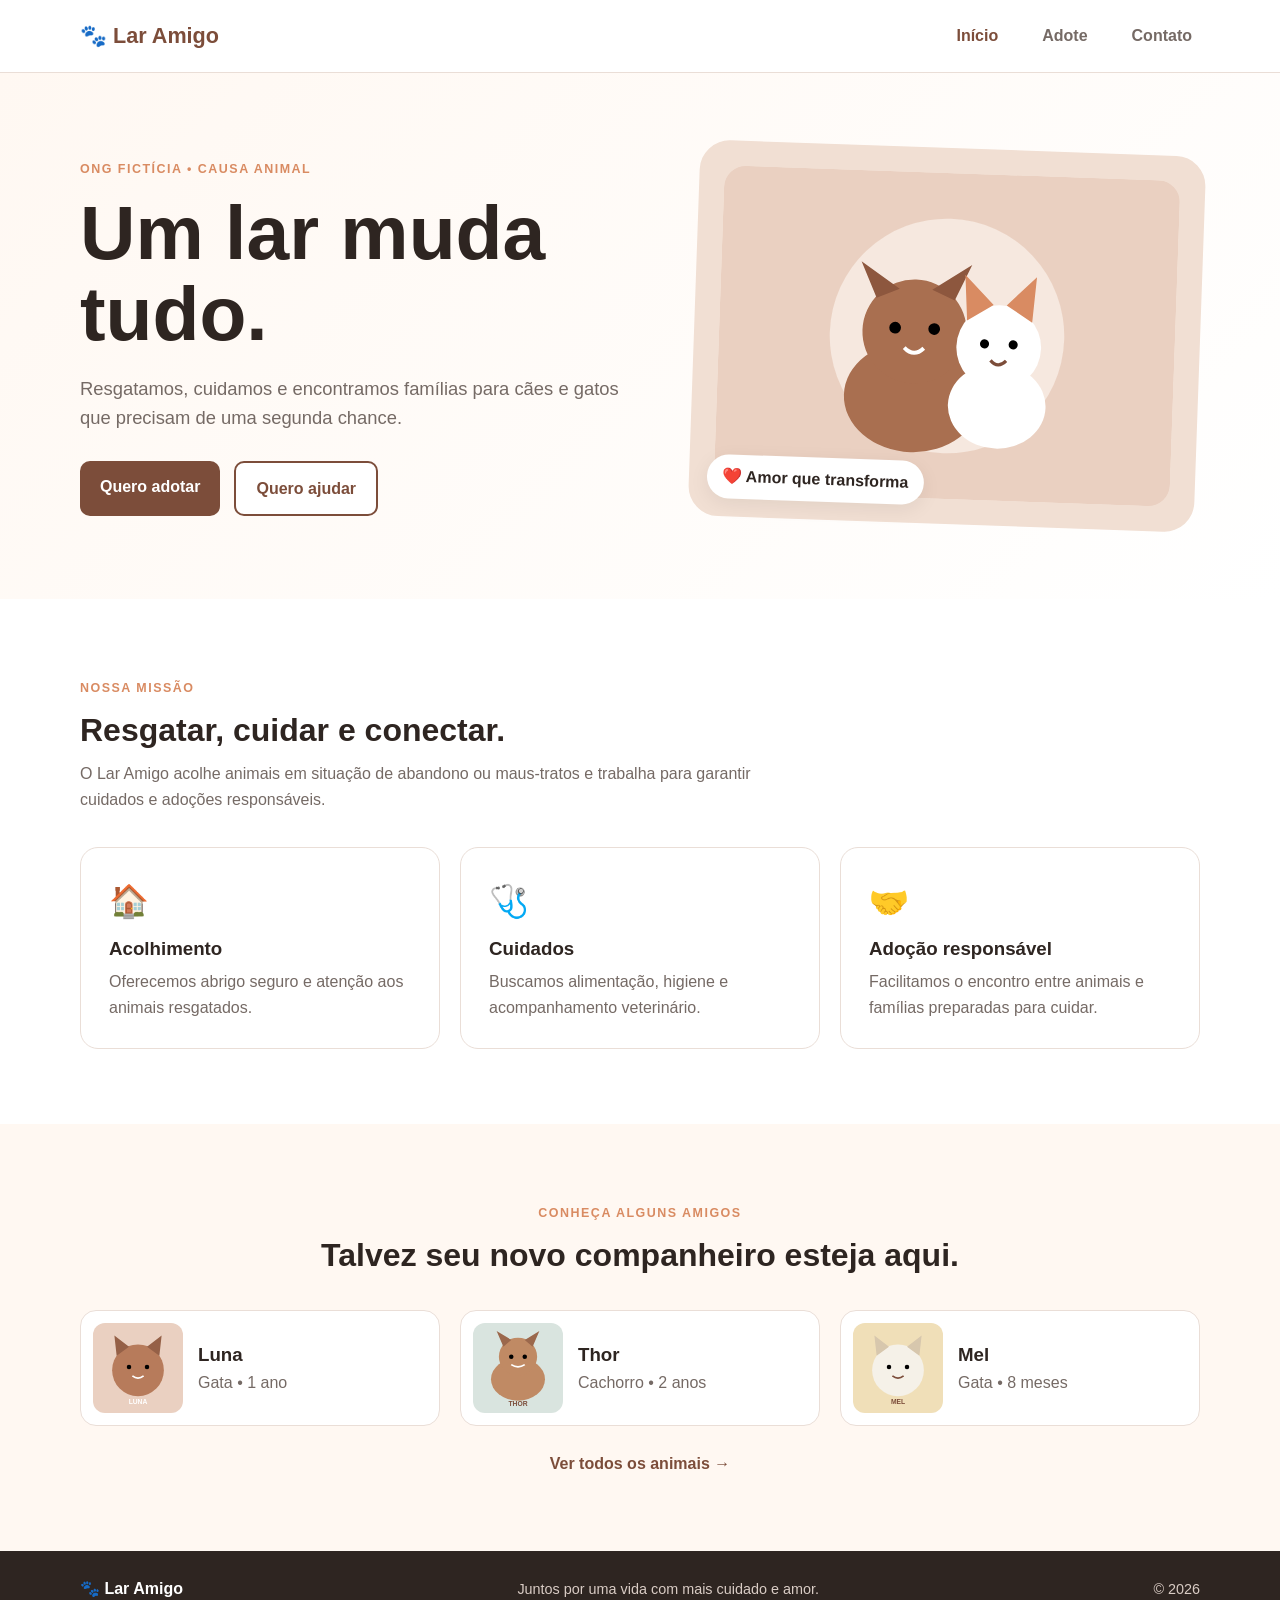
<file: index.html>
<!DOCTYPE html>
<html lang="pt-BR">
<head>
  <meta charset="UTF-8">
  <meta name="viewport" content="width=device-width, initial-scale=1.0">
  <meta name="description" content="Lar Amigo - Resgate, cuidado e adoção responsável de cães e gatos.">
  <title>Lar Amigo | Início</title>
  <link rel="stylesheet" href="style.css">
</head>
<body>
<header class="header">
  <nav class="nav container">
    <a class="logo" href="index.html">🐾 Lar Amigo</a>
    <button class="menu-toggle" aria-label="Abrir menu">☰</button>
    <div class="nav-links">
      <a class="active" href="index.html">Início</a>
      <a href="adote.html">Adote</a>
      <a href="contato.html">Contato</a>
    </div>
  </nav>
</header>

<main>
  <section class="hero">
    <div class="container hero-content">
      <div>
        <span class="tag">ONG fictícia • Causa animal</span>
        <h1>Um lar muda tudo.</h1>
        <p>Resgatamos, cuidamos e encontramos famílias para cães e gatos que precisam de uma segunda chance.</p>
        <div class="actions">
          <a class="btn btn-primary" href="adote.html">Quero adotar</a>
          <a class="btn btn-outline" href="contato.html">Quero ajudar</a>
        </div>
      </div>
      <div class="hero-card">
        <img src="imagens/dupla.svg" alt="Ilustração de um cachorro e um gato">
        <div class="hero-badge">❤️ Amor que transforma</div>
      </div>
    </div>
  </section>

  <section class="section container">
    <div class="section-title">
      <span class="eyebrow">Nossa missão</span>
      <h2>Resgatar, cuidar e conectar.</h2>
      <p>O Lar Amigo acolhe animais em situação de abandono ou maus-tratos e trabalha para garantir cuidados e adoções responsáveis.</p>
    </div>
    <div class="feature-grid">
      <article class="feature"><span>🏠</span><h3>Acolhimento</h3><p>Oferecemos abrigo seguro e atenção aos animais resgatados.</p></article>
      <article class="feature"><span>🩺</span><h3>Cuidados</h3><p>Buscamos alimentação, higiene e acompanhamento veterinário.</p></article>
      <article class="feature"><span>🤝</span><h3>Adoção responsável</h3><p>Facilitamos o encontro entre animais e famílias preparadas para cuidar.</p></article>
    </div>
  </section>

  <section class="section soft">
    <div class="container">
      <div class="section-title center">
        <span class="eyebrow">Conheça alguns amigos</span>
        <h2>Talvez seu novo companheiro esteja aqui.</h2>
      </div>
      <div class="mini-grid">
        <article class="animal-mini"><img src="imagens/luna.svg" alt="Luna, gata para adoção"><div><h3>Luna</h3><p>Gata • 1 ano</p></div></article>
        <article class="animal-mini"><img src="imagens/thor.svg" alt="Thor, cachorro para adoção"><div><h3>Thor</h3><p>Cachorro • 2 anos</p></div></article>
        <article class="animal-mini"><img src="imagens/mel.svg" alt="Mel, gata para adoção"><div><h3>Mel</h3><p>Gata • 8 meses</p></div></article>
      </div>
      <div class="center"><a class="text-link" href="adote.html">Ver todos os animais →</a></div>
    </div>
  </section>
</main>

<footer class="footer"><div class="container footer-inner"><strong>🐾 Lar Amigo</strong><span>Juntos por uma vida com mais cuidado e amor.</span><span>© 2026</span></div></footer>
</body>
</html>
</file>
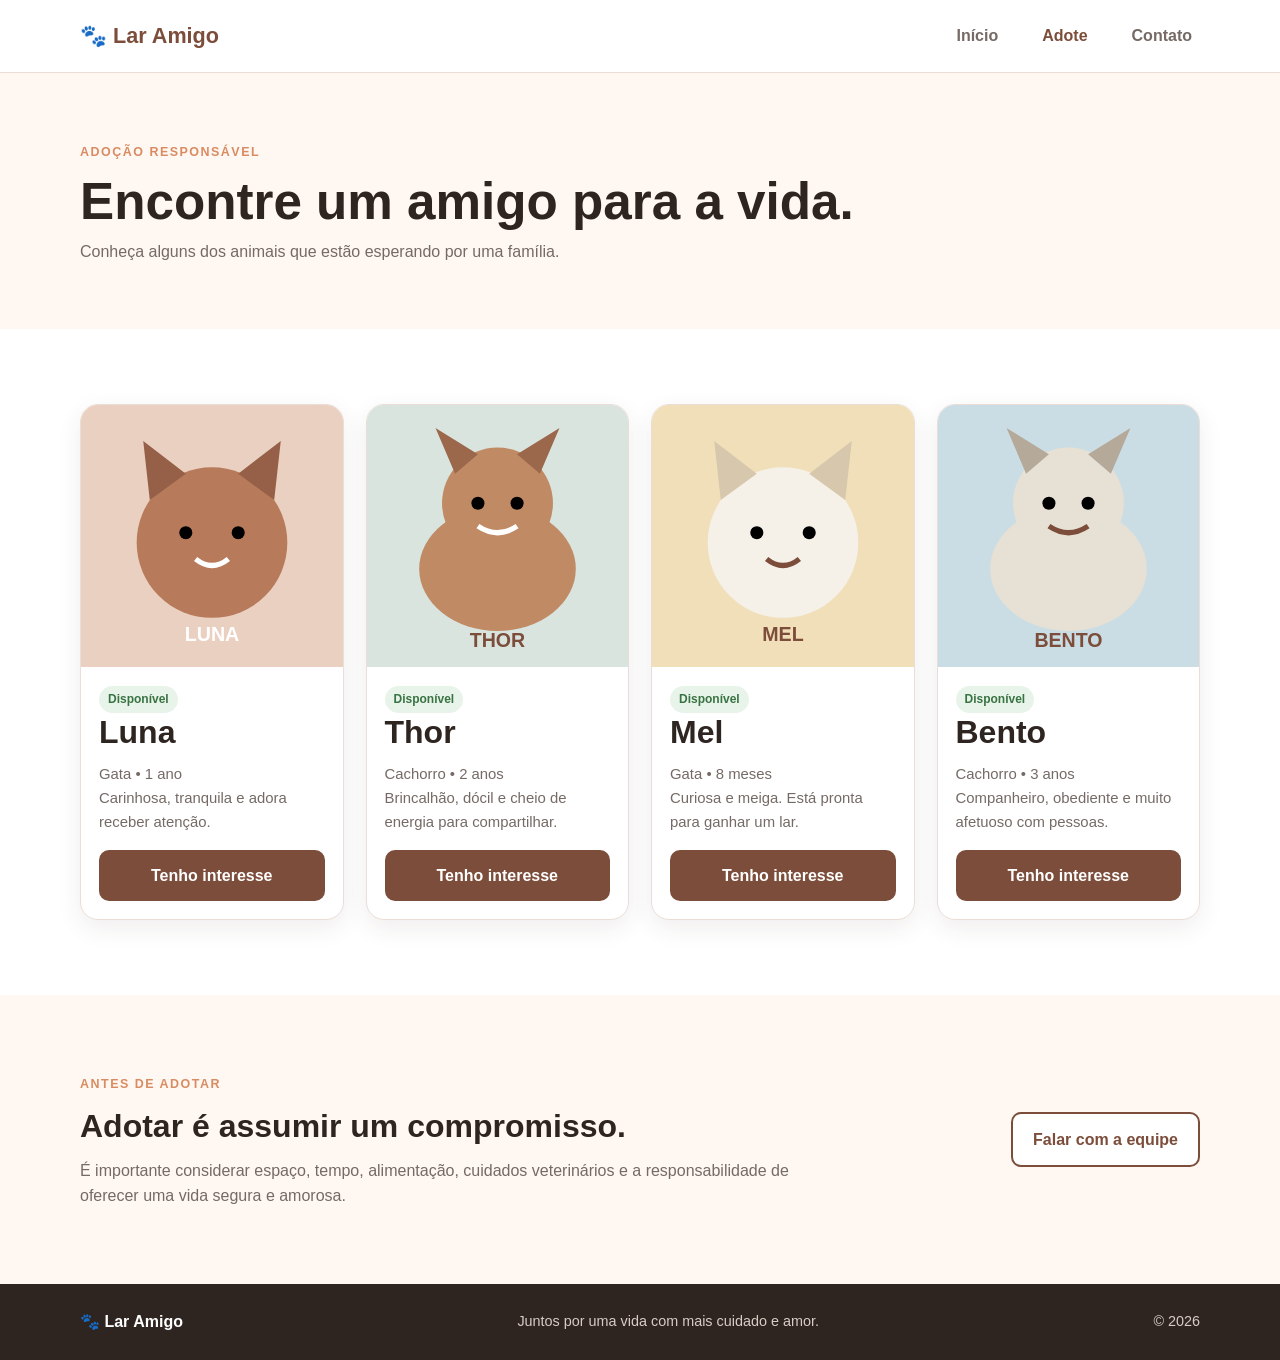
<file: adote.html>
<!DOCTYPE html>
<html lang="pt-BR">
<head>
  <meta charset="UTF-8">
  <meta name="viewport" content="width=device-width, initial-scale=1.0">
  <title>Lar Amigo | Adote</title>
  <link rel="stylesheet" href="style.css">
</head>
<body>
<header class="header">
  <nav class="nav container">
    <a class="logo" href="index.html">🐾 Lar Amigo</a>
    <button class="menu-toggle" aria-label="Abrir menu">☰</button>
    <div class="nav-links"><a href="index.html">Início</a><a class="active" href="adote.html">Adote</a><a href="contato.html">Contato</a></div>
  </nav>
</header>

<main>
  <section class="page-hero">
    <div class="container">
      <span class="eyebrow">Adoção responsável</span>
      <h1>Encontre um amigo para a vida.</h1>
      <p>Conheça alguns dos animais que estão esperando por uma família.</p>
    </div>
  </section>

  <section class="section container">
    <div class="animal-grid">
      <article class="animal-card"><img src="imagens/luna.svg" alt="Luna"><div class="animal-info"><span class="status">Disponível</span><h2>Luna</h2><p>Gata • 1 ano</p><p>Carinhosa, tranquila e adora receber atenção.</p><a class="btn btn-primary full" href="contato.html">Tenho interesse</a></div></article>
      <article class="animal-card"><img src="imagens/thor.svg" alt="Thor"><div class="animal-info"><span class="status">Disponível</span><h2>Thor</h2><p>Cachorro • 2 anos</p><p>Brincalhão, dócil e cheio de energia para compartilhar.</p><a class="btn btn-primary full" href="contato.html">Tenho interesse</a></div></article>
      <article class="animal-card"><img src="imagens/mel.svg" alt="Mel"><div class="animal-info"><span class="status">Disponível</span><h2>Mel</h2><p>Gata • 8 meses</p><p>Curiosa e meiga. Está pronta para ganhar um lar.</p><a class="btn btn-primary full" href="contato.html">Tenho interesse</a></div></article>
      <article class="animal-card"><img src="imagens/bento.svg" alt="Bento"><div class="animal-info"><span class="status">Disponível</span><h2>Bento</h2><p>Cachorro • 3 anos</p><p>Companheiro, obediente e muito afetuoso com pessoas.</p><a class="btn btn-primary full" href="contato.html">Tenho interesse</a></div></article>
    </div>
  </section>

  <section class="section soft">
    <div class="container help-box">
      <div><span class="eyebrow">Antes de adotar</span><h2>Adotar é assumir um compromisso.</h2><p>É importante considerar espaço, tempo, alimentação, cuidados veterinários e a responsabilidade de oferecer uma vida segura e amorosa.</p></div>
      <a class="btn btn-outline" href="contato.html">Falar com a equipe</a>
    </div>
  </section>
</main>
<footer class="footer"><div class="container footer-inner"><strong>🐾 Lar Amigo</strong><span>Juntos por uma vida com mais cuidado e amor.</span><span>© 2026</span></div></footer>
</body>
</html>
</file>
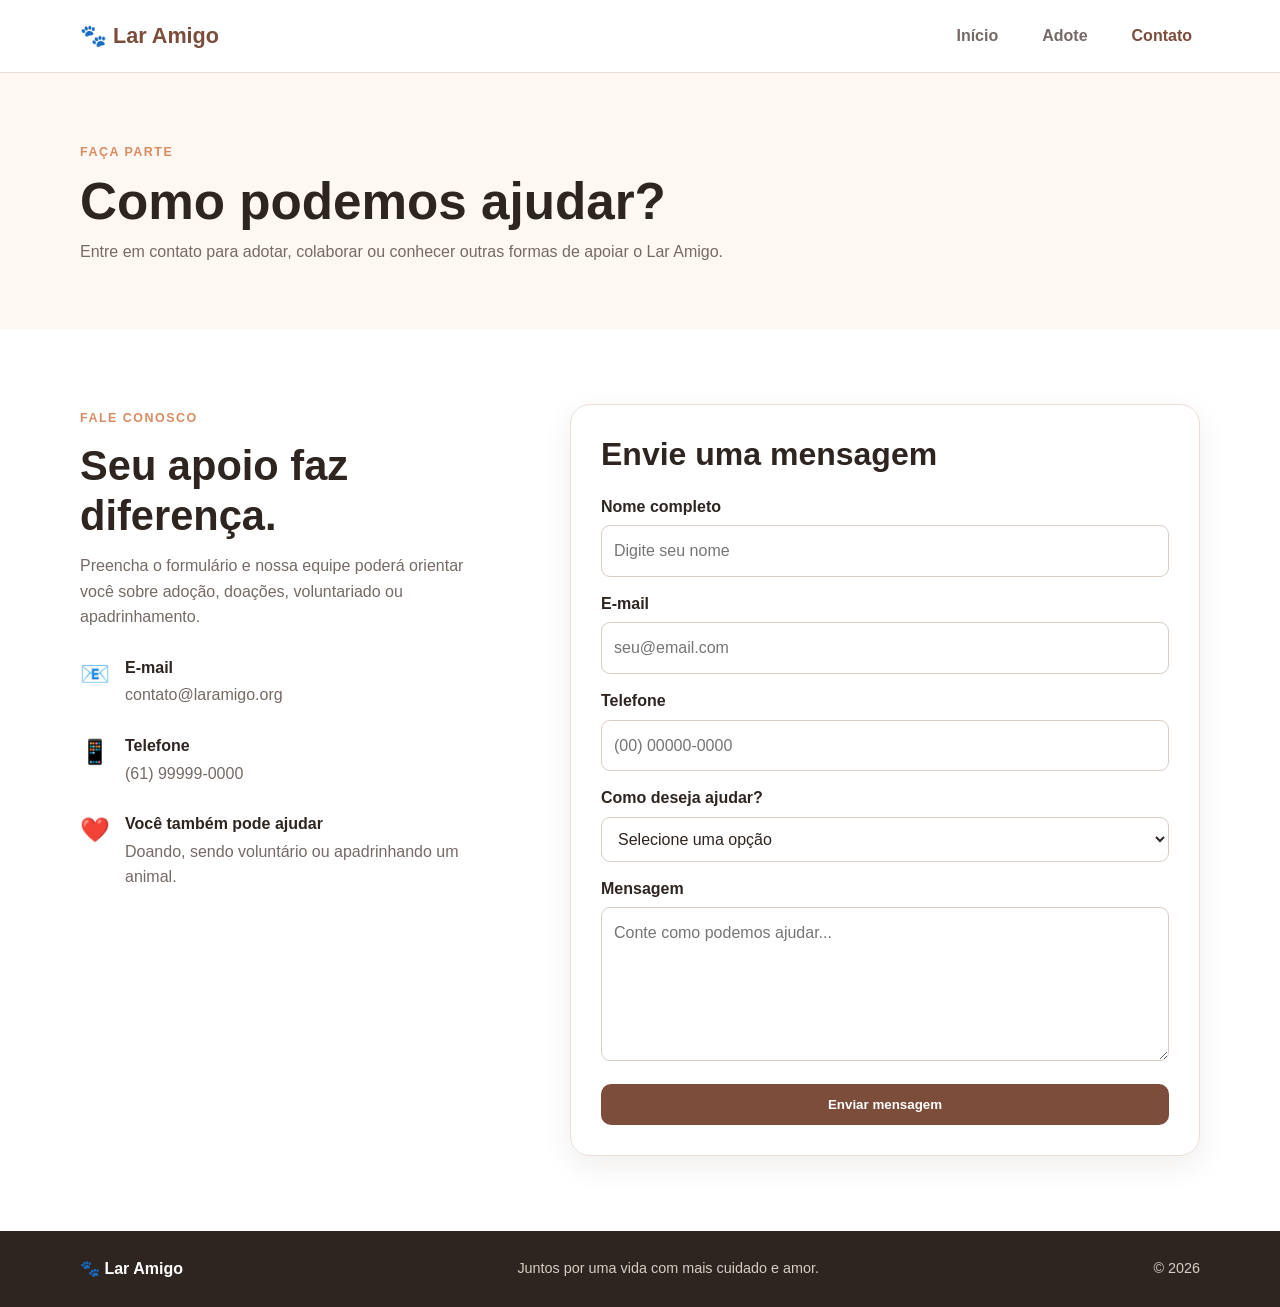
<file: contato.html>
<!DOCTYPE html>
<html lang="pt-BR">
<head>
  <meta charset="UTF-8">
  <meta name="viewport" content="width=device-width, initial-scale=1.0">
  <title>Lar Amigo | Contato</title>
  <link rel="stylesheet" href="style.css">
</head>
<body>
<header class="header">
  <nav class="nav container">
    <a class="logo" href="index.html">🐾 Lar Amigo</a>
    <button class="menu-toggle" aria-label="Abrir menu">☰</button>
    <div class="nav-links"><a href="index.html">Início</a><a href="adote.html">Adote</a><a class="active" href="contato.html">Contato</a></div>
  </nav>
</header>

<main>
  <section class="page-hero">
    <div class="container">
      <span class="eyebrow">Faça parte</span>
      <h1>Como podemos ajudar?</h1>
      <p>Entre em contato para adotar, colaborar ou conhecer outras formas de apoiar o Lar Amigo.</p>
    </div>
  </section>

  <section class="section container contact-layout">
    <div class="contact-info">
      <span class="eyebrow">Fale conosco</span>
      <h2>Seu apoio faz diferença.</h2>
      <p>Preencha o formulário e nossa equipe poderá orientar você sobre adoção, doações, voluntariado ou apadrinhamento.</p>
      <div class="contact-item"><span>📧</span><div><strong>E-mail</strong><p>contato@laramigo.org</p></div></div>
      <div class="contact-item"><span>📱</span><div><strong>Telefone</strong><p>(61) 99999-0000</p></div></div>
      <div class="contact-item"><span>❤️</span><div><strong>Você também pode ajudar</strong><p>Doando, sendo voluntário ou apadrinhando um animal.</p></div></div>
    </div>

    <form class="form-card" action="#" method="post">
      <h2>Envie uma mensagem</h2>
      <label for="nome">Nome completo</label>
      <input id="nome" name="nome" type="text" placeholder="Digite seu nome" required>
      <label for="email">E-mail</label>
      <input id="email" name="email" type="email" placeholder="seu@email.com" required>
      <label for="telefone">Telefone</label>
      <input id="telefone" name="telefone" type="tel" placeholder="(00) 00000-0000">
      <label for="assunto">Como deseja ajudar?</label>
      <select id="assunto" name="assunto" required>
        <option value="">Selecione uma opção</option>
        <option>Adoção</option>
        <option>Doação</option>
        <option>Voluntariado</option>
        <option>Apadrinhamento</option>
        <option>Outra dúvida</option>
      </select>
      <label for="mensagem">Mensagem</label>
      <textarea id="mensagem" name="mensagem" rows="5" placeholder="Conte como podemos ajudar..." required></textarea>
      <button class="btn btn-primary full" type="submit">Enviar mensagem</button>
    </form>
  </section>
</main>
<footer class="footer"><div class="container footer-inner"><strong>🐾 Lar Amigo</strong><span>Juntos por uma vida com mais cuidado e amor.</span><span>© 2026</span></div></footer>
</body>
</html>
</file>
<file: style.css>
*{box-sizing:border-box;margin:0;padding:0}
:root{--primary:#7c4d3a;--secondary:#d98b62;--cream:#fff8f2;--dark:#2e2521;--muted:#756a65;--white:#fff;--line:#eaded7}
body{font-family:Arial,Helvetica,sans-serif;color:var(--dark);background:var(--white);line-height:1.6}
a{text-decoration:none;color:inherit}.container{width:min(1120px,92%);margin:auto}.header{position:sticky;top:0;z-index:10;background:rgba(255,255,255,.96);border-bottom:1px solid var(--line)}
.nav{height:72px;display:flex;align-items:center;justify-content:space-between}.logo{font-size:1.35rem;font-weight:800;color:var(--primary)}
.nav-links{display:flex;gap:28px}.nav-links a{font-weight:700;color:var(--muted);padding:8px}.nav-links a:hover,.nav-links .active{color:var(--primary)}
.menu-toggle{display:none;border:0;background:none;font-size:1.5rem}
.hero{background:linear-gradient(135deg,var(--cream),#fff);padding:75px 0}.hero-content{display:grid;grid-template-columns:1.05fr .95fr;gap:55px;align-items:center}.tag,.eyebrow{display:inline-block;text-transform:uppercase;letter-spacing:1.5px;font-size:.78rem;font-weight:800;color:var(--secondary);margin-bottom:12px}
h1{font-size:clamp(2.5rem,6vw,4.8rem);line-height:1.05;margin-bottom:20px}h2{font-size:2rem;line-height:1.2;margin-bottom:12px}h3{margin:7px 0 4px}p{color:var(--muted)}
.hero p{font-size:1.15rem;max-width:580px}.actions{display:flex;gap:14px;margin-top:28px}.btn{display:inline-block;border:0;border-radius:10px;padding:13px 20px;font-weight:800;cursor:pointer;text-align:center}.btn-primary{background:var(--primary);color:white}.btn-primary:hover{background:#633b2d}.btn-outline{border:2px solid var(--primary);color:var(--primary);background:white}.btn-outline:hover{background:var(--cream)}.full{width:100%;margin-top:15px}
.hero-card{position:relative;background:#f1dfd3;border-radius:30px;padding:25px;transform:rotate(2deg)}.hero-card img{display:block;width:100%;border-radius:22px}.hero-badge{position:absolute;bottom:18px;left:18px;background:white;border-radius:30px;padding:9px 15px;font-weight:800;box-shadow:0 5px 20px #0001}
.section{padding:75px 0}.soft{background:var(--cream)}.section-title{max-width:700px;margin-bottom:35px}.center{text-align:center;margin-left:auto;margin-right:auto}.feature-grid{display:grid;grid-template-columns:repeat(3,1fr);gap:20px}.feature{border:1px solid var(--line);border-radius:18px;padding:28px;background:white}.feature span{font-size:2rem}.feature p{margin-top:5px}
.page-hero{padding:65px 0;background:var(--cream)}.page-hero h1{font-size:3.2rem;margin-bottom:10px}.page-hero p{max-width:650px}
.animal-grid{display:grid;grid-template-columns:repeat(4,1fr);gap:22px}.animal-card{overflow:hidden;border:1px solid var(--line);border-radius:18px;background:white;box-shadow:0 8px 25px #4b302015}.animal-card>img{width:100%;display:block;aspect-ratio:1/1;object-fit:cover}.animal-info{padding:18px}.animal-info p{font-size:.93rem}.status{display:inline-block;font-size:.75rem;font-weight:800;padding:4px 9px;border-radius:20px;background:#e8f4e9;color:#397344}
.mini-grid{display:grid;grid-template-columns:repeat(3,1fr);gap:20px;margin-bottom:25px}.animal-mini{display:flex;align-items:center;gap:15px;background:white;padding:12px;border-radius:16px;border:1px solid var(--line)}.animal-mini img{width:90px;height:90px;border-radius:12px;object-fit:cover}.animal-mini h3{margin:0}
.text-link{font-weight:800;color:var(--primary)}.help-box{display:flex;justify-content:space-between;gap:30px;align-items:center}.help-box>div{max-width:750px}
.contact-layout{display:grid;grid-template-columns:.8fr 1.2fr;gap:70px}.contact-info h2{font-size:2.6rem}.contact-item{display:flex;gap:15px;margin-top:25px}.contact-item>span{font-size:1.5rem}.contact-item p{margin-top:2px}.form-card{border:1px solid var(--line);border-radius:20px;padding:30px;box-shadow:0 10px 30px #4b302015}.form-card h2{margin-bottom:20px}.form-card label{display:block;font-weight:700;margin:14px 0 6px}input,select,textarea{width:100%;border:1px solid #d9ccc5;border-radius:9px;padding:12px;font:inherit;background:white;color:var(--dark)}input:focus,select:focus,textarea:focus{outline:2px solid #d98b6255;border-color:var(--secondary)}
.footer{background:#2e2521;color:white;padding:25px 0}.footer-inner{display:flex;gap:25px;justify-content:space-between;align-items:center}.footer span{color:#d9ccc5;font-size:.9rem}
@media(max-width:850px){.nav-links{display:none}.menu-toggle{display:block}.hero-content,.contact-layout{grid-template-columns:1fr}.hero{padding:50px 0}.hero-card{max-width:520px;margin:auto}.feature-grid,.animal-grid{grid-template-columns:repeat(2,1fr)}.mini-grid{grid-template-columns:1fr}.help-box{flex-direction:column;align-items:flex-start}.page-hero h1{font-size:2.6rem}}
@media(max-width:520px){.feature-grid,.animal-grid{grid-template-columns:1fr}.hero h1{font-size:2.8rem}.actions{flex-direction:column}.footer-inner{flex-direction:column;align-items:flex-start;gap:8px}.form-card{padding:20px}}
</file>
